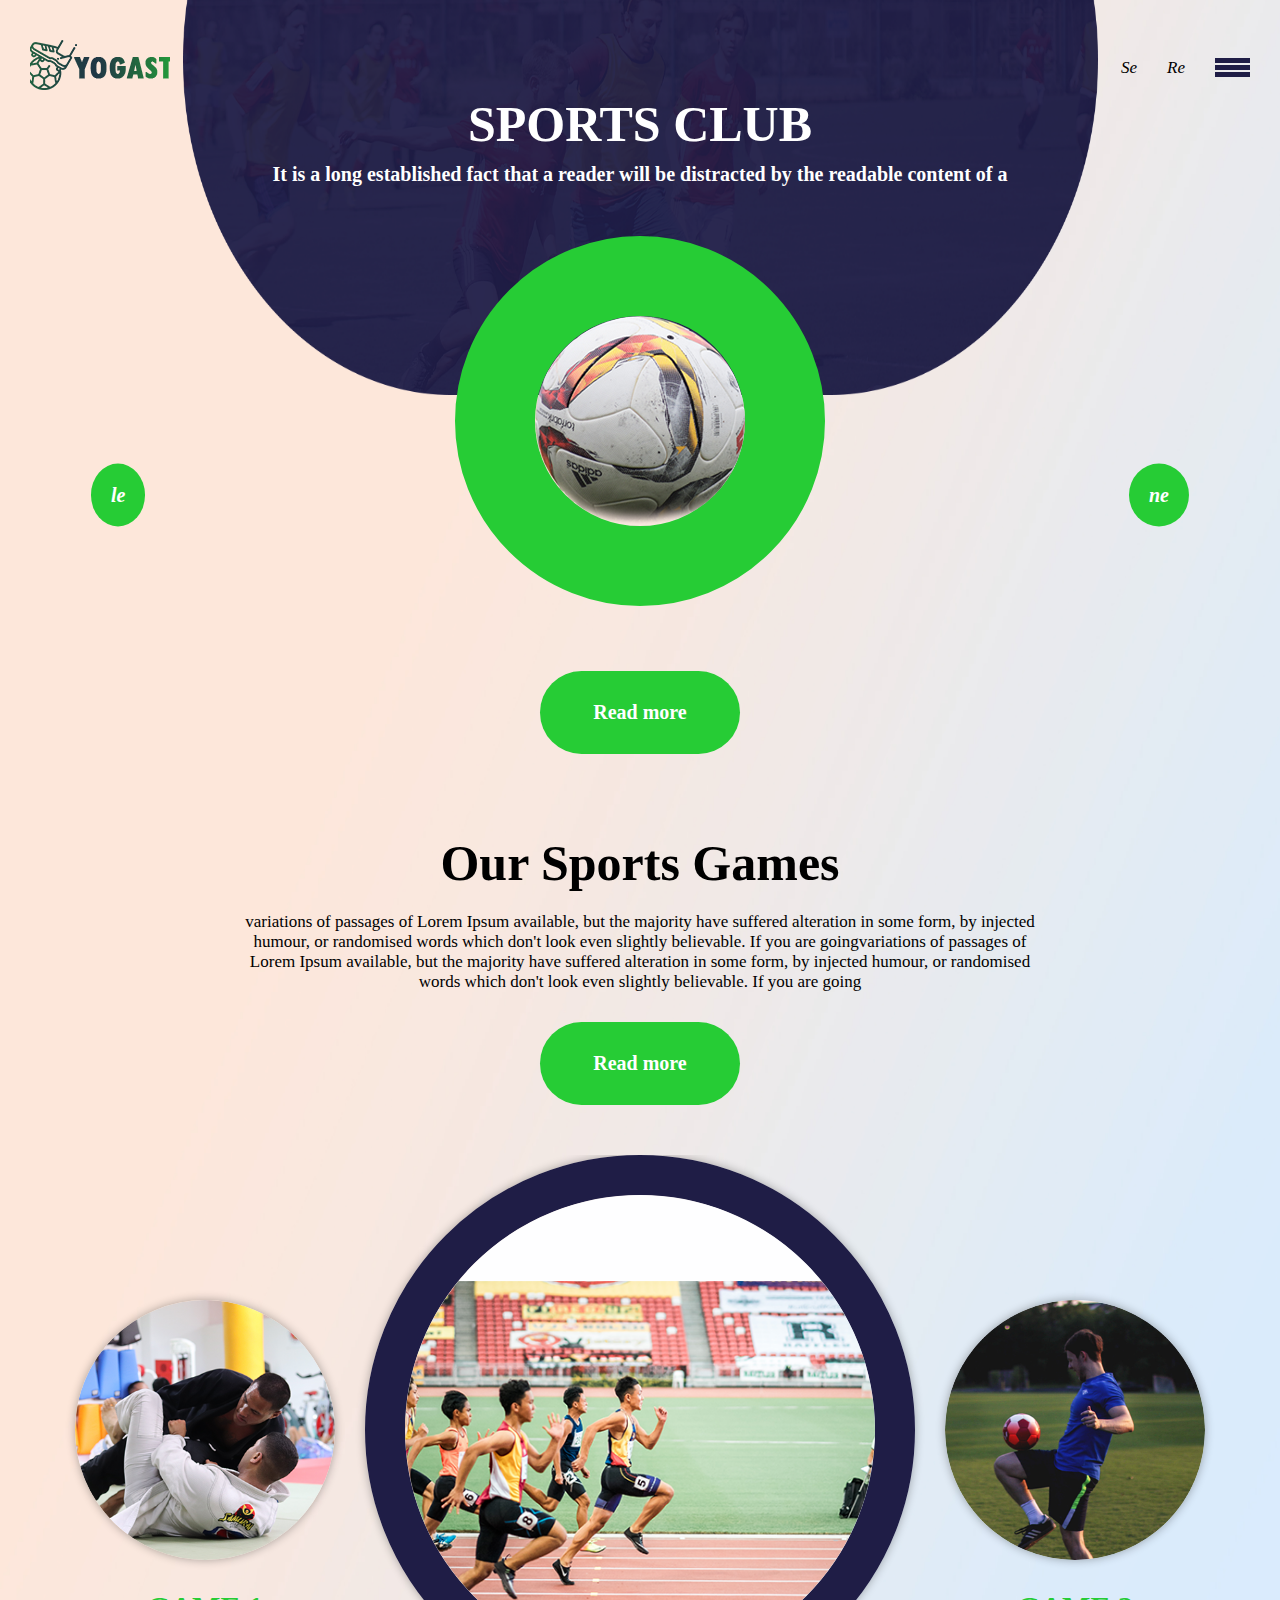
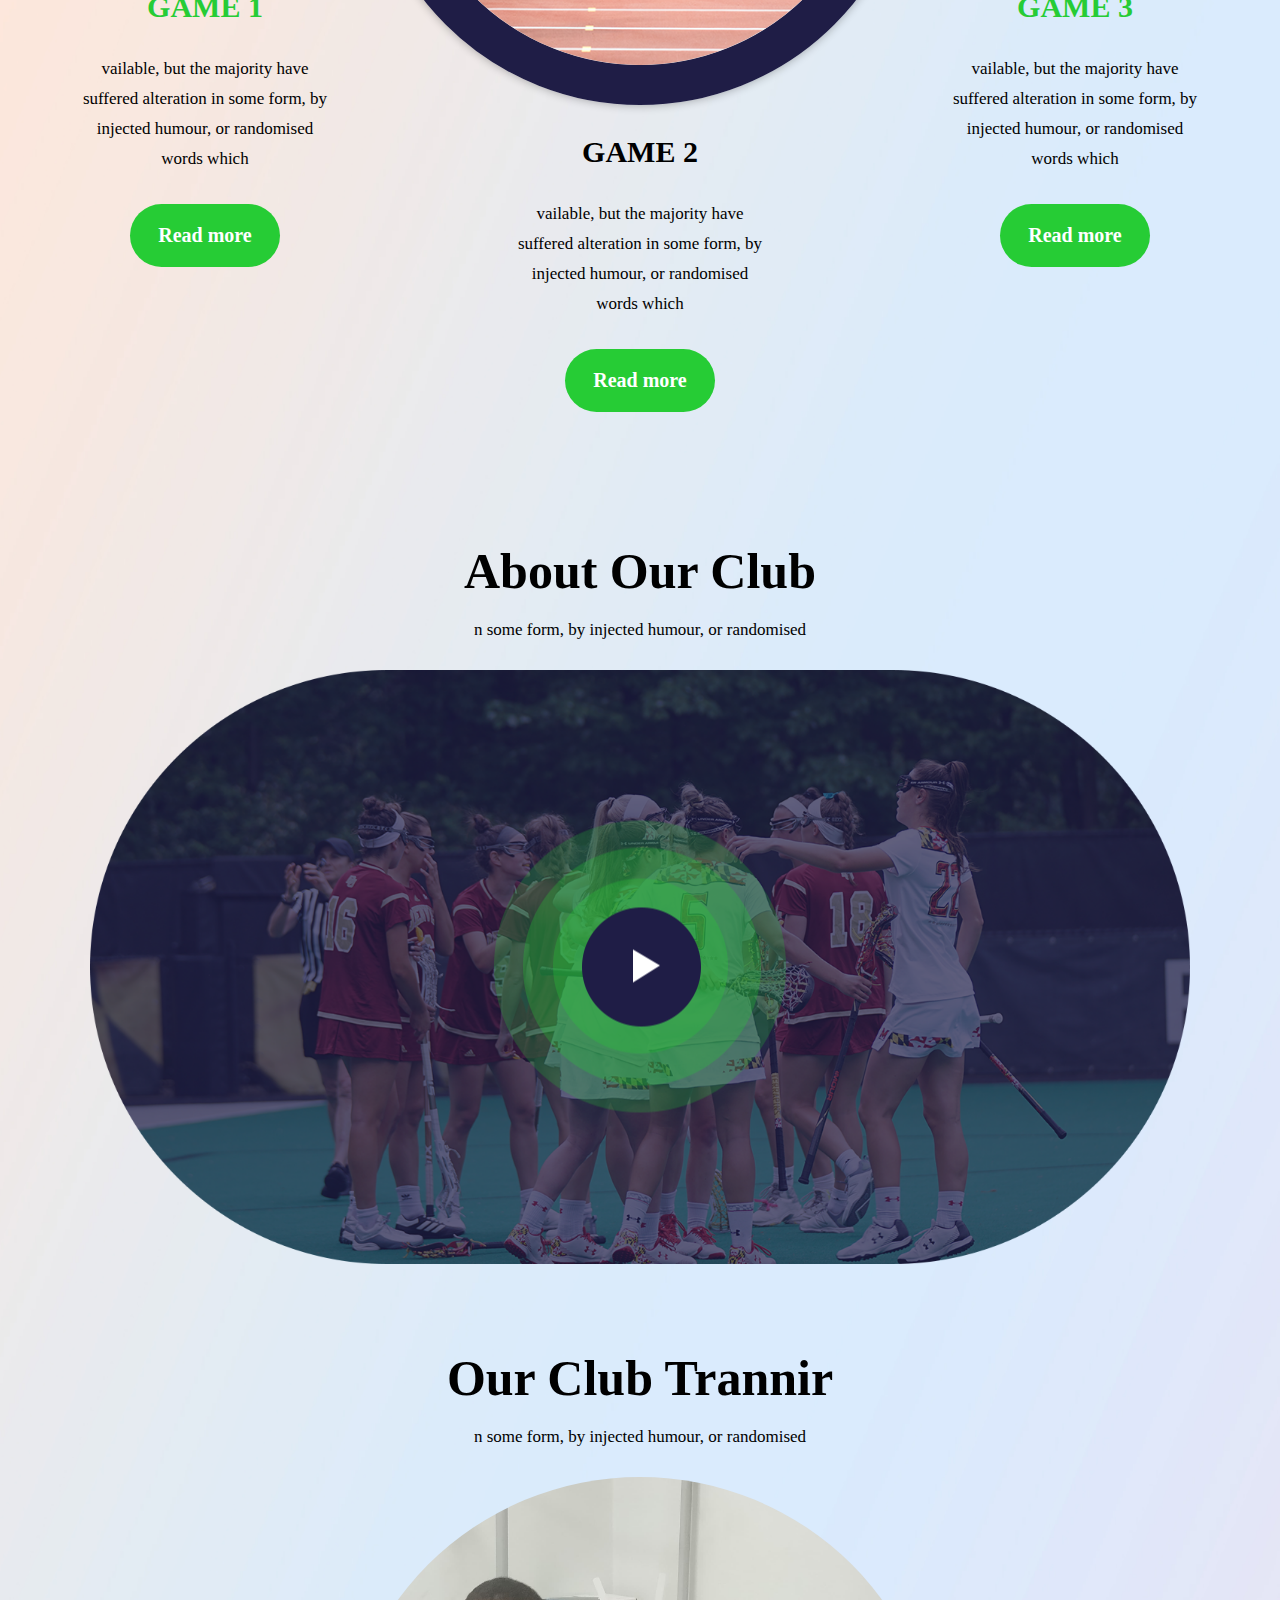
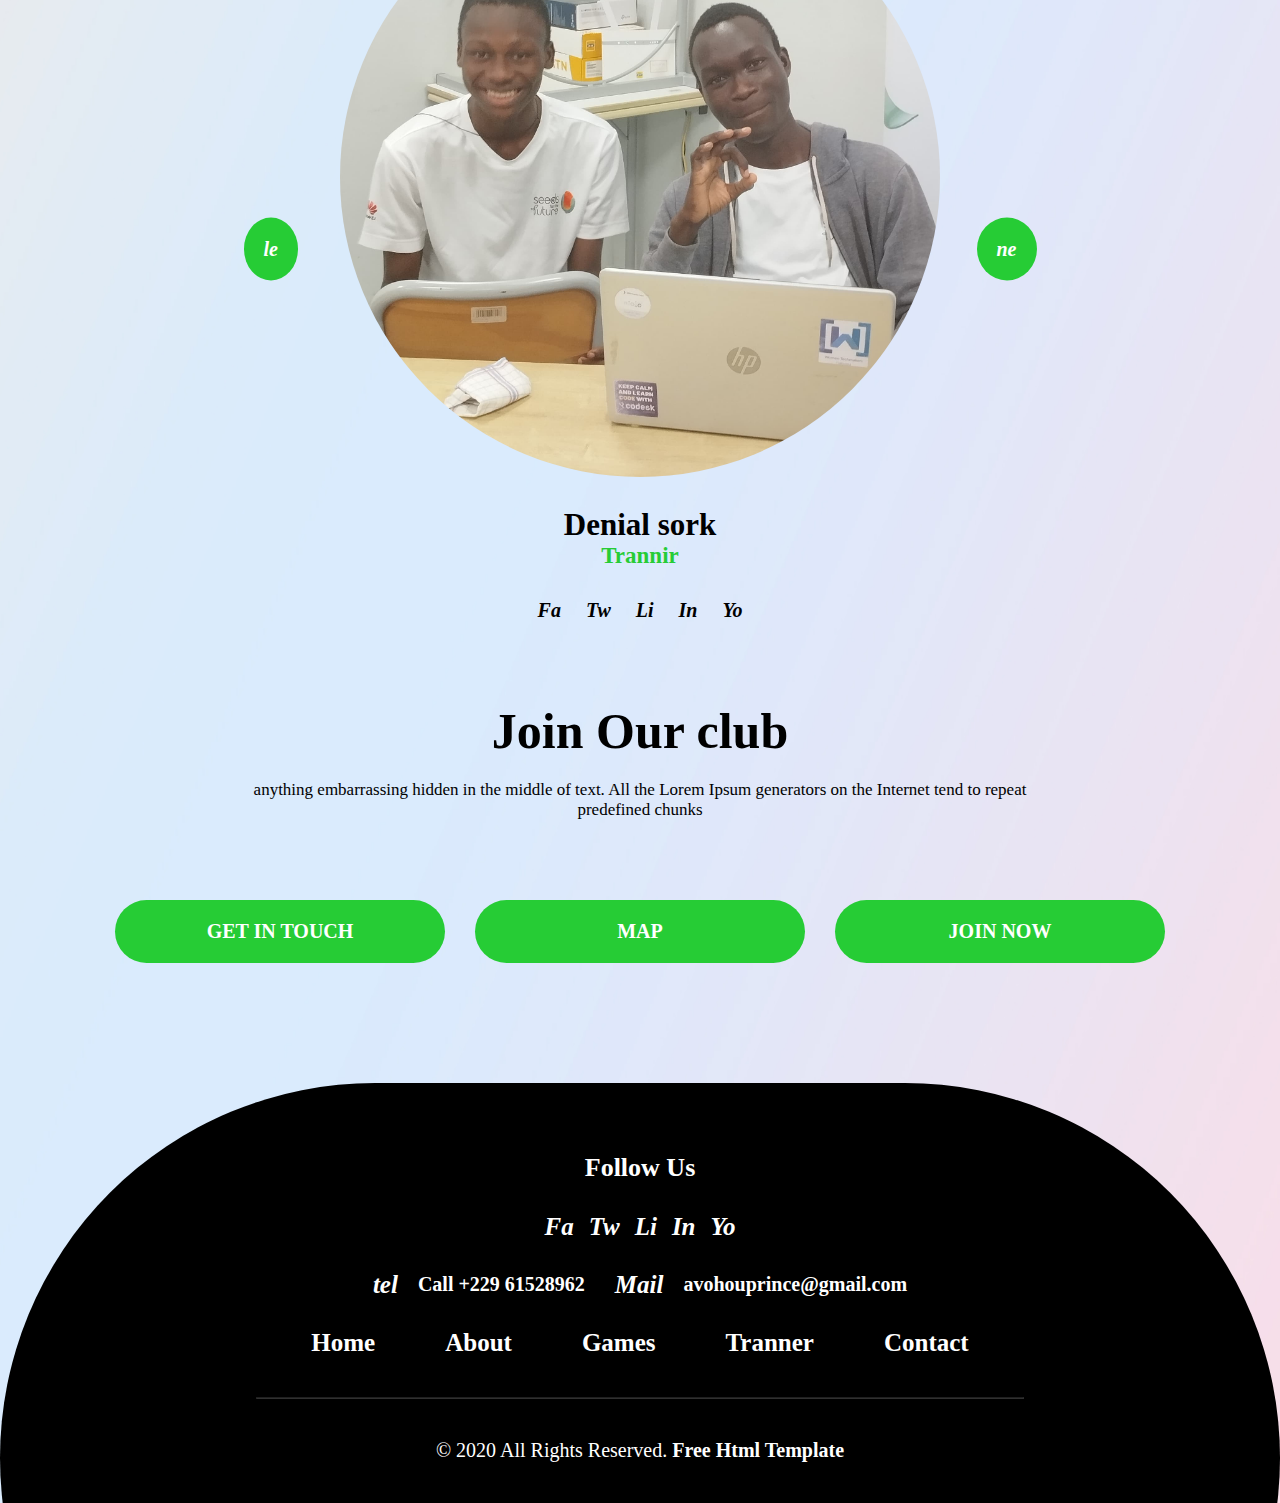
<file: index.html>
<!DOCTYPE html>
<html lang="en">
<head>
    <meta charset="UTF-8">
    <meta name="viewport" content="width=device-width, initial-scale=1.0">
    <title>Yogast</title>
    <link rel="stylesheet" href="./assets/css/style.css">
</head>
<body>
    <section id="acceuil">
        <header>
            <div>
                <a href="./index.html" class="logo">
                    <img src="./assets/images/logo.png" alt="Le logo de YOGAST">
                </a>
                <div>
                    <i>Se</i>
                    <i>Re</i>
                    <div id="menu-bar"></div>
                </div>
            </div>
            <div id="welcome-text">
                <h1>Sports Club</h1>
                <p>It is a long established fact that a reader will be distracted by the readable content of a</p>
                <img src="./assets/images/bbnner.png" alt="">
            </div>
            <nav>
                <div id="close-side-bar"></div>
                <ul>
                    <li><a href="./index.html" class="active">Home</a></li>
                    <li><a href="./about.html">About</a></li>
                    <li><a href="./game.html">Games</a></li>
                    <li><a href="./tranner.html">Tranner</a></li>
                    <li><a href="./contact.html">Contact</a></li>
                </ul>
            </nav>
        </header>
        <div class="caroussel">
            <a class="previous-button next-or-previous-btn" href="javascript:void(0)">
                <i>le</i>
            </a>
            <a class="next-button next-or-previous-btn" href="javascript:void(0)">
                <i>ne</i>
            </a>
            <div class="caroussel-items">
                <div class="caroussel-item">
                    <div class="foot-container">
                        <img src="./assets/images/foot.png" alt="">
                    </div>
                    <a href="javascript:void(0)" class="btn btn-padding-large">
                        Read more
                    </a>
                </div>
                <div class="caroussel-item">
                    <div class="foot-container">
                        <img src="./assets/images/img1.jpg" alt="">
                    </div>
                    <a href="javascript:void(0)" class="btn btn-padding-large">
                        Read more
                    </a>
                </div>
                <div class="caroussel-item">
                    <div class="foot-container">
                        <img src="./assets/images/img2.jpg" alt="">
                    </div>
                    <a href="javascript:void(0)" class="btn btn-padding-large">
                        Read more
                    </a>
                </div>
                <div class="caroussel-item">
                    <div class="foot-container">
                        <img src="./assets/images/img4.jpg" alt="">
                    </div>
                    <a href="javascript:void(0)" class="btn btn-padding-large">
                        Read more
                    </a>
                </div>
                <!-- <div class="caroussel-item">
                    <div class="foot-container">
                        <img src="./assets/images/foot.png" alt="">
                    </div>
                    <a href="javascript:void(0)">
                        Read more
                    </a>
                </div>
                <div class="caroussel-item">
                    <div class="foot-container">
                        <img src="./assets/images/foot.png" alt="">
                    </div>
                    <a href="javascript:void(0)">
                        Read more
                    </a>
                </div> -->
            </div>
        </div>
    </section>
    <section id="our-sports-games">
        <h1 class="section-title">Our Sports Games</h1>
        <p class="section-description">
            variations of passages of Lorem Ipsum available, 
            but the majority have suffered alteration in some form, 
            by injected humour, or randomised words which don't look 
            even slightly believable. If you are goingvariations 
            of passages of Lorem Ipsum available, but the majority 
            have suffered alteration in some form, by injected humour, 
            or randomised words which don't look even slightly believable. 
            If you are going
        </p>
        <a href="./game.html" class="btn btn-padding-large">
            Read more
        </a>
        <div id="games-presentation">
            <div class="game">
                <img src="./assets/images/sport1.png" alt="game 1" class="game-image">
                <h2>Game 1</h2>
                <p>
                    vailable, but the majority have suffered alteration 
                    in some form, by injected humour, or randomised words 
                    which
                </p>
                <a href="./game.html" class="btn">
                    Read more
                </a>
            </div>
            <div class="game">
                <img src="./assets/images/sport2.png" alt="game 2" class="game-image">
                <h2>Game 2</h2>
                <p>
                    vailable, but the majority have suffered alteration 
                    in some form, by injected humour, or randomised words 
                    which
                </p>
                <a href="./game.html" class="btn">
                    Read more
                </a>
            </div>
            <div class="game">
                <img src="./assets/images/sport3.png" alt="game 3" class="game-image">
                <h2>Game 3</h2>
                <p>
                    vailable, but the majority have suffered alteration 
                    in some form, by injected humour, or randomised words 
                    which
                </p>
                <a href="./game.html" class="btn">
                    Read more
                </a>
            </div>
        </div>
    </section>
    <section id="about-our-club">
        <h1 class="section-title">About Our Club</h1>
        <p class="section-description">n some form, by injected humour, or randomised</p>
        <div>
            <img src="./assets/images/about_img.png" alt="">
            <a href="javascript:void(0)">
                <img src="./assets/images/about_btn.png" alt="">
            </a>
        </div>
    </section>
    <section id="tranners-presentation">
        <h1 class="section-title">Our Club Trannir</h1>
        <p class="section-description">n some form, by injected humour, or randomised</p>
        <div class="caroussel">
            <a class="previous-button next-or-previous-btn" href="javascript:void(0)">
                <i>le</i>
            </a>
            <a class="next-button next-or-previous-btn" href="javascript:void(0)">
                <i>ne</i>
            </a>
            <div class="caroussel-items">
                <div class="caroussel-item one-tranner">
                    <img src="./assets/images/img1.jpg" alt="Tranner of Yogast">
                    <div class="tranner-informations">
                        <h3 class="tranner-name">Denial sork</h3>
                        <p>Trannir</p>
                    </div>
                    <div class="tranner-social-links">
                        <a href="javascript:void(0)">
                            <i>Fa</i>
                        </a>
                        <a href="javascript:void(0)">
                            <i>Tw</i>
                        </a>
                        <a href="javascript:void(0)">
                            <i>Li</i>
                        </a>
                        <a href="javascript:void(0)">
                            <i>In</i>
                        </a>
                        <a href="javascript:void(0)">
                            <i>Yo</i>
                        </a>
                    </div>
                </div>
                <div class="caroussel-item one-tranner">
                    <img src="./assets/images/clint.jpg" alt="Tranner of Yogast">
                    <div class="tranner-informations">
                        <h3 class="tranner-name">Denial sork</h3>
                        <p>Trannir</p>
                    </div>
                    <div class="tranner-social-links">
                        <a href="javascript:void(0)">
                            <i>Fa</i>
                        </a>
                        <a href="javascript:void(0)">
                            <i>Tw</i>
                        </a>
                        <a href="javascript:void(0)">
                            <i>Li</i>
                        </a>
                        <a href="javascript:void(0)">
                            <i>In</i>
                        </a>
                        <a href="javascript:void(0)">
                            <i>Yo</i>
                        </a>
                    </div>
                </div>
                <div class="caroussel-item one-tranner">
                    <img src="./assets/images/img2.jpg" alt="Tranner of Yogast">
                    <div class="tranner-informations">
                        <h3 class="tranner-name">Denial sork</h3>
                        <p>Trannir</p>
                    </div>
                    <div class="tranner-social-links">
                        <a href="javascript:void(0)">
                            <i>Fa</i>
                        </a>
                        <a href="javascript:void(0)">
                            <i>Tw</i>
                        </a>
                        <a href="javascript:void(0)">
                            <i>Li</i>
                        </a>
                        <a href="javascript:void(0)">
                            <i>In</i>
                        </a>
                        <a href="javascript:void(0)">
                            <i>Yo</i>
                        </a>
                    </div>
                </div>
                <div class="caroussel-item one-tranner">
                    <img src="./assets/images/img4.jpg" alt="Tranner of Yogast">
                    <div class="tranner-informations">
                        <h3 class="tranner-name">Denial sork</h3>
                        <p>Trannir</p>
                    </div>
                    <div class="tranner-social-links">
                        <a href="javascript:void(0)">
                            <i>Fa</i>
                        </a>
                        <a href="javascript:void(0)">
                            <i>Tw</i>
                        </a>
                        <a href="javascript:void(0)">
                            <i>Li</i>
                        </a>
                        <a href="javascript:void(0)">
                            <i>In</i>
                        </a>
                        <a href="javascript:void(0)">
                            <i>Yo</i>
                        </a>
                    </div>
                </div>
            </div>
        </div>
    </section>
    <section id="join-our-club">
        <h1 class="section-title">Join Our club</h1>
        <p class="section-description">
            anything embarrassing hidden in the middle of text. 
            All the Lorem Ipsum generators on the Internet tend 
            to repeat predefined chunks
        </p>
        <div class="join-links">
            <a href="javascript:void(0)" class="btn">
                Get in touch
            </a>
            <a href="javascript:void(0)" class="btn">
                Map
            </a>
            <a href="javascript:void(0)" class="btn">
                Join now  
            </a>
        </div>
    </section>
    <footer>
        <div id="footer">
            <h2>Follow us</h2>
            <div class="yogast-social-links">
                <a href="javascript:void(0)">
                    <i>Fa</i>
                </a>
                <a href="javascript:void(0)">
                    <i>Tw</i>
                </a>
                <a href="javascript:void(0)">
                    <i>Li</i>
                </a>
                <a href="javascript:void(0)">
                    <i>In</i>
                </a>
                <a href="javascript:void(0)">
                    <i>Yo</i>
                </a>
            </div>
            <div class="contact-credentials">
                <a href="tel:+22961528962">
                    <i>tel</i>
                    <span>
                        Call +229 61528962
                    </span>
                </a>
                <a href="mailto:avohouprince@gmail.com">
                    <i>Mail</i>
                    <span>
                        avohouprince@gmail.com
                    </span>
                </a>
            </div>
            <nav class="quick-links">
                <ul>
                    <li><a href="./index.html">Home</a></li>
                    <li><a href="./about.html">About</a></li>
                    <li><a href="./game.html">Games</a></li>
                    <li><a href="./tranner.html">Tranner</a></li>
                    <li><a href="./contact.html">Contact</a></li>
                </ul>
            </nav>
            <hr>
            <div class="copyrigth">
                © 2020 All Rights Reserved. <a href="https://html.design/">Free Html Template</a>
            </div>
        </div>
    </footer>
    <script src="./assets/js/script.js"></script>
</body>
</html>
</file>
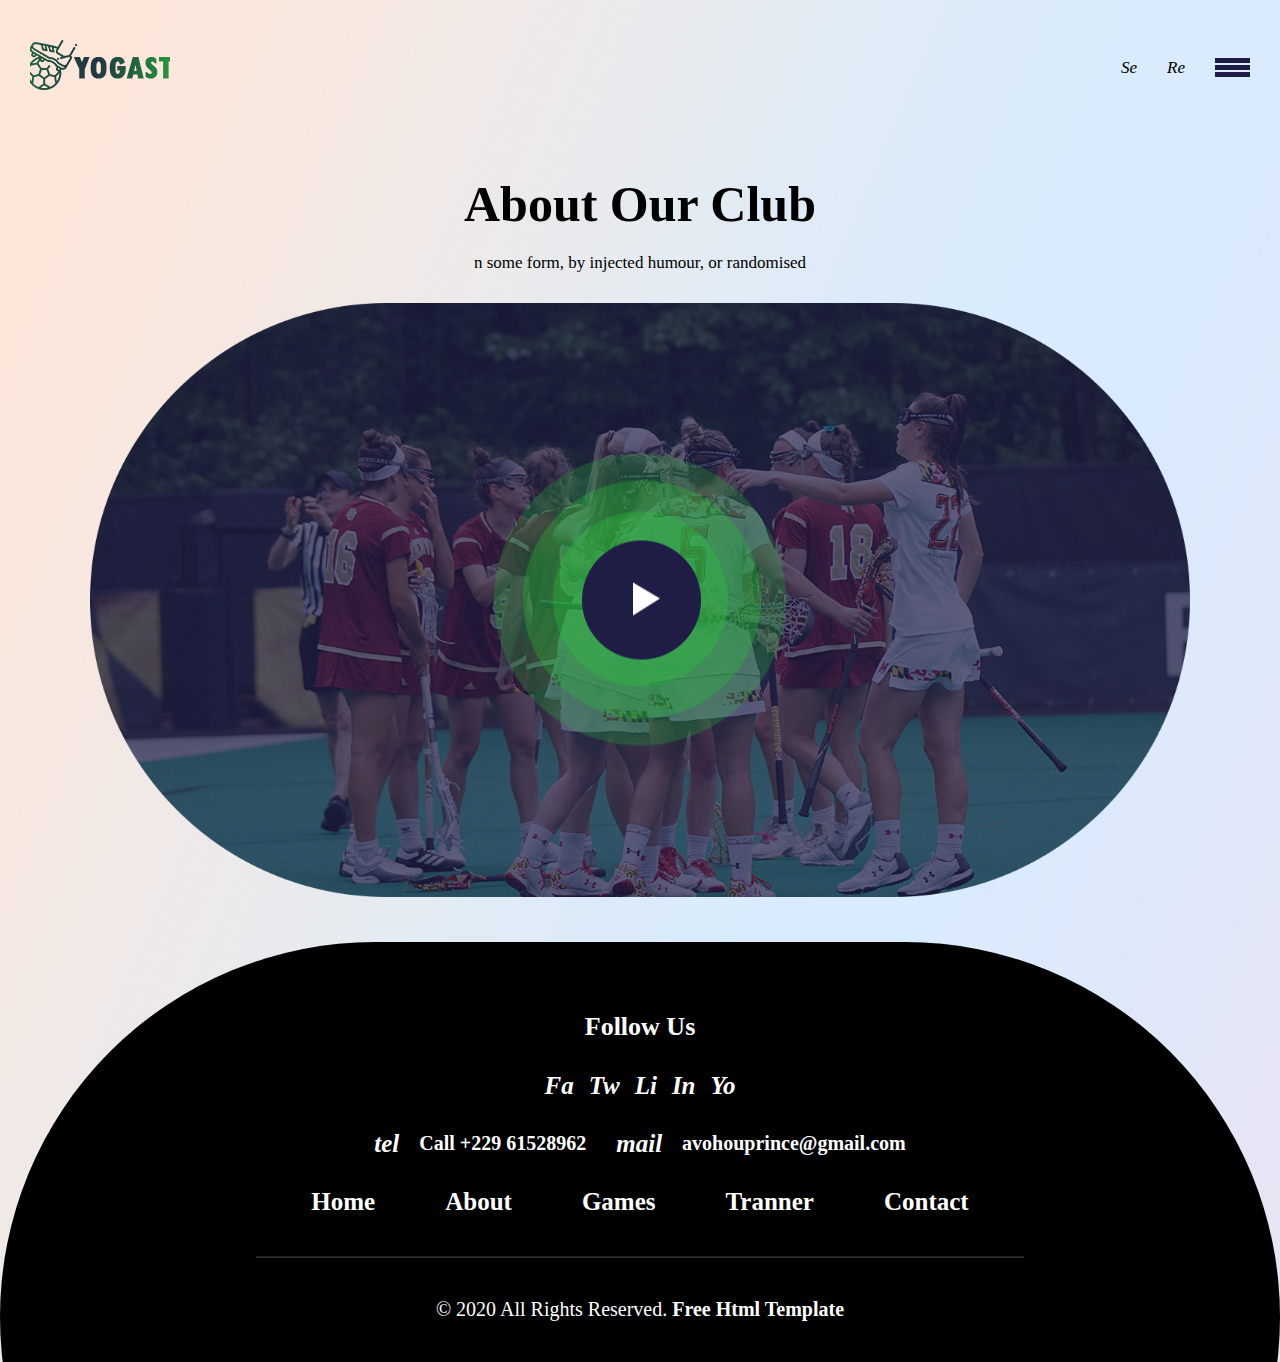
<file: about.html>
<!DOCTYPE html>
<html lang="en">
<head>
    <meta charset="UTF-8">
    <meta name="viewport" content="width=device-width, initial-scale=1.0">
    <title>About Yogast</title>
    <link rel="stylesheet" href="./assets/css/style.css">
</head>
<body>
    <section id="acceuil">
        <header>
            <div>
                <a href="./index.html" class="logo">
                    <img src="./assets/images/logo.png" alt="Le logo de YOGAST">
                </a>
                <div>
                    <i>Se</i>
                    <i>Re</i>
                    <div id="menu-bar"></div>
                </div>
            </div>
            <nav>
                <div id="close-side-bar"></div>
                <ul>
                    <li><a href="./index.html">Home</a></li>
                    <li><a href="./about.html" class="active">About</a></li>
                    <li><a href="./game.html">Games</a></li>
                    <li><a href="./tranner.html">Tranner</a></li>
                    <li><a href="./contact.html">Contact</a></li>
                </ul>
            </nav>
        </header>
    </section>
    <section id="about-our-club">
        <h1 class="section-title">About Our Club</h1>
        <p class="section-description">n some form, by injected humour, or randomised</p>
        <div>
            <img src="./assets/images/about_img.png" alt="">
            <a href="javascript:void(0)">
                <img src="./assets/images/about_btn.png" alt="">
            </a>
        </div>
    </section>
    <footer>
        <div id="footer">
            <h2>Follow us</h2>
            <div class="yogast-social-links">
                <a href="javascript:void(0)">
                    <i>Fa</i>
                </a>
                <a href="javascript:void(0)">
                    <i>Tw</i>
                </a>
                <a href="javascript:void(0)">
                    <i>Li</i>
                </a>
                <a href="javascript:void(0)">
                    <i>In</i>
                </a>
                <a href="javascript:void(0)">
                    <i>Yo</i>
                </a>
            </div>
            <div class="contact-credentials">
                <a href="tel:+22961528962">
                    <i>tel</i>
                    <span>
                        Call +229 61528962
                    </span>
                </a>
                <a href="mailto:avohouprince@gmail.com">
                    <i>mail</i>
                    <span>
                        avohouprince@gmail.com
                    </span>
                </a>
            </div>
            <nav class="quick-links">
                <ul>
                    <li><a href="./index.html">Home</a></li>
                    <li><a href="./about.html">About</a></li>
                    <li><a href="./game.html">Games</a></li>
                    <li><a href="./tranner.html">Tranner</a></li>
                    <li><a href="./contact.html">Contact</a></li>
                </ul>
            </nav>
            <hr>
            <div class="copyrigth">
                © 2020 All Rights Reserved. <a href="https://html.design/">Free Html Template</a>
            </div>
        </div>
    </footer>
    <script src="./assets/js/script.js"></script>
</body>
</html>
</file>
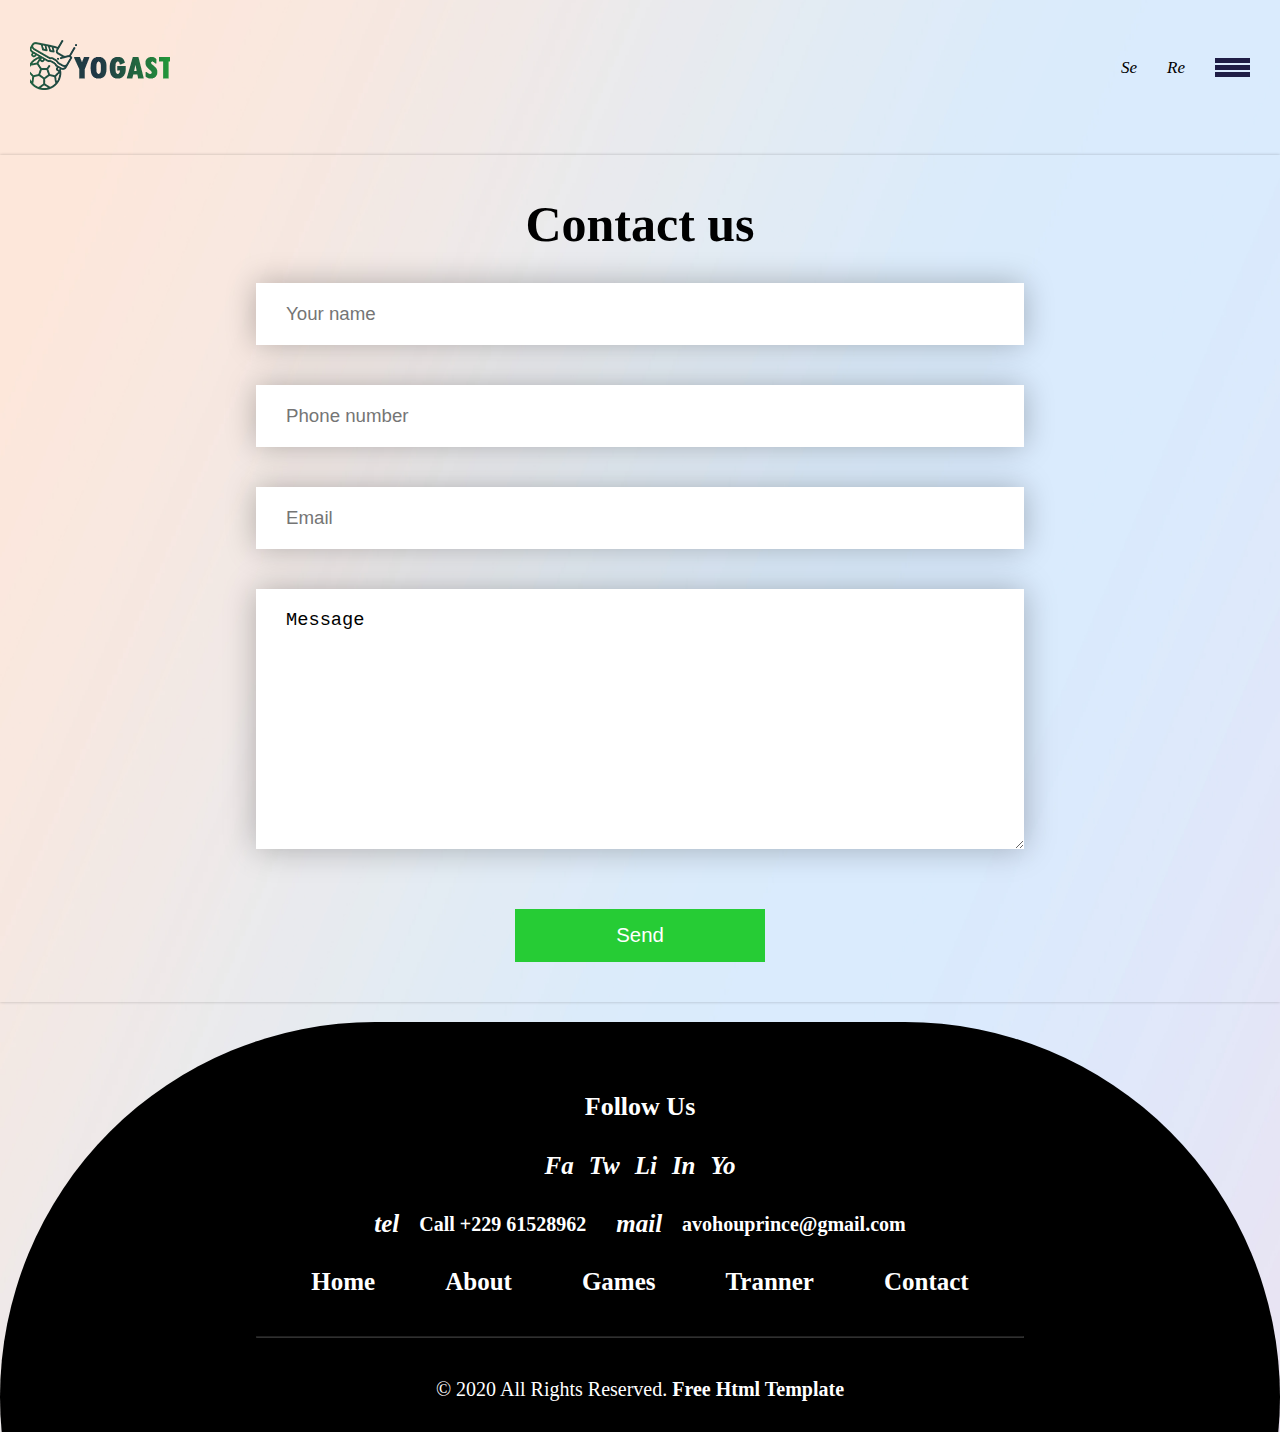
<file: contact.html>
<!DOCTYPE html>
<html lang="en">
<head>
    <meta charset="UTF-8">
    <meta name="viewport" content="width=device-width, initial-scale=1.0">
    <title>Contact us</title>
    <link rel="stylesheet" href="./assets/css/style.css">
</head>
<body>
    <section id="acceuil">
        <header>
            <div>
                <a href="./index.html" class="logo">
                    <img src="./assets/images/logo.png" alt="Le logo de YOGAST">
                </a>
                <div>
                    <i>Se</i>
                    <i>Re</i>
                    <div id="menu-bar"></div>
                </div>
            </div>
            <nav>
                <div id="close-side-bar"></div>
                <ul>
                    <li><a href="./index.html">Home</a></li>
                    <li><a href="./about.html">About</a></li>
                    <li><a href="./game.html">Games</a></li>
                    <li><a href="./tranner.html">Tranner</a></li>
                    <li><a href="./contact.html" class="active">Contact</a></li>
                </ul>
            </nav>
        </header>
    </section>
    <section id="contact-form">
        <form action="#">
            <h2 class="section-title">Contact us</h2>
            <div>
                <input type="text" name="name" placeholder="Your name">
                <input type="text" name="name" placeholder="Phone number">
                <input type="text" name="name" placeholder="Email">
                <textarea name="message"  cols="30" rows="10">Message</textarea>
            </div>
            <button type="submit">Send</button>
        </form>
    </section>
    <footer>
        <div id="footer">
            <h2>Follow us</h2>
            <div class="yogast-social-links">
                <a href="javascript:void(0)">
                    <i>Fa</i>
                </a>
                <a href="javascript:void(0)">
                    <i>Tw</i>
                </a>
                <a href="javascript:void(0)">
                    <i>Li</i>
                </a>
                <a href="javascript:void(0)">
                    <i>In</i>
                </a>
                <a href="javascript:void(0)">
                    <i>Yo</i>
                </a>
            </div>
            <div class="contact-credentials">
                <a href="tel:+22961528962">
                    <i>tel</i>
                    <span>
                        Call +229 61528962
                    </span>
                </a>
                <a href="mailto:avohouprince@gmail.com">
                    <i>mail</i>
                    <span>
                        avohouprince@gmail.com
                    </span>
                </a>
            </div>
            <nav class="quick-links">
                <ul>
                    <li><a href="./index.html">Home</a></li>
                    <li><a href="./about.html">About</a></li>
                    <li><a href="./game.html">Games</a></li>
                    <li><a href="./tranner.html">Tranner</a></li>
                    <li><a href="./contact.html">Contact</a></li>
                </ul>
            </nav>
            <hr>
            <div class="copyrigth">
                © 2020 All Rights Reserved. <a href="https://html.design/">Free Html Template</a>
            </div>
        </div>
    </footer>
    <script src="./assets/js/script.js"></script>
</body>
</html>
</file>
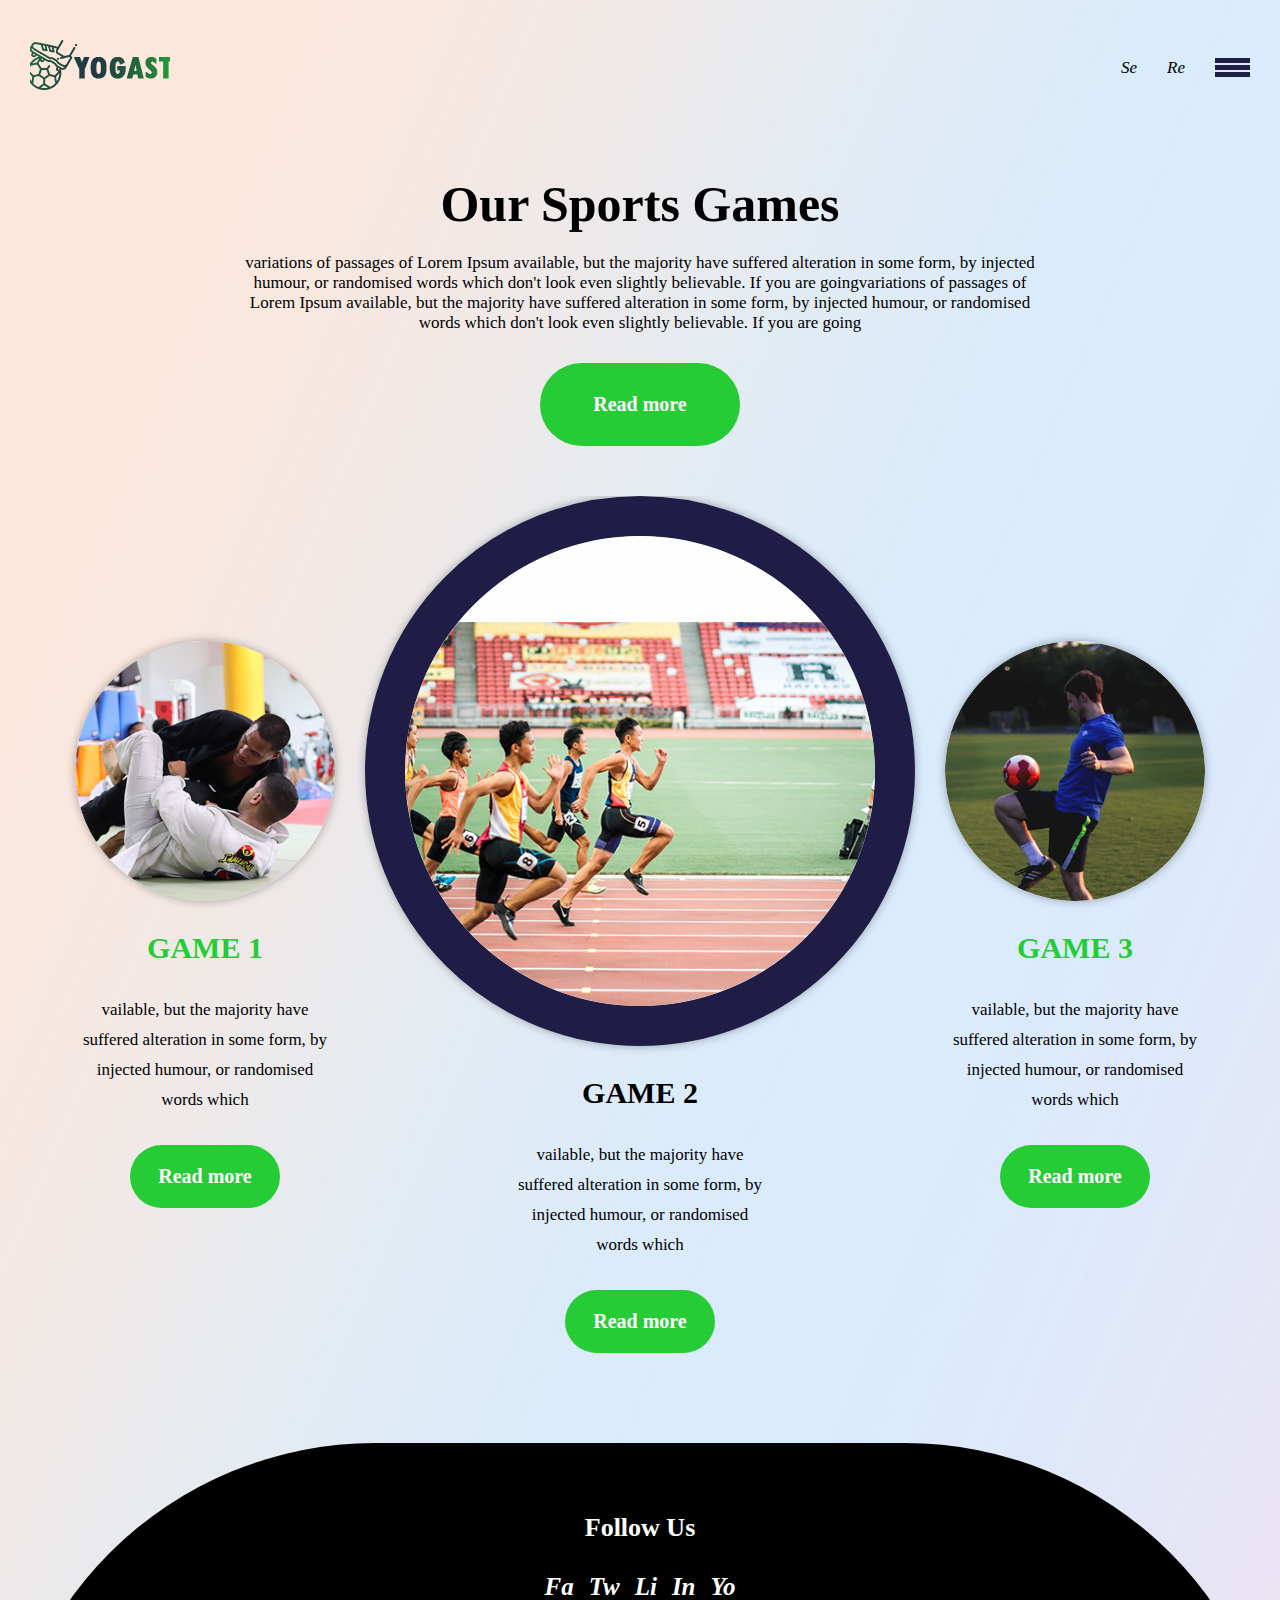
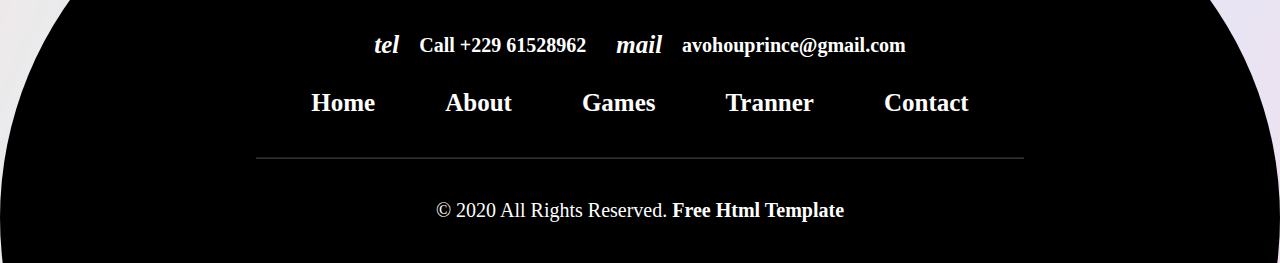
<file: game.html>
<!DOCTYPE html>
<html lang="en">
<head>
    <meta charset="UTF-8">
    <meta name="viewport" content="width=device-width, initial-scale=1.0">
    <title>Yogast's games</title>
    <link rel="stylesheet" href="./assets/css/style.css">
</head>
<body>
    <section id="acceuil">
        <header>
            <div>
                <a href="./index.html" class="logo">
                    <img src="./assets/images/logo.png" alt="Le logo de YOGAST">
                </a>
                <div>
                    <i>Se</i>
                    <i>Re</i>
                    <div id="menu-bar"></div>
                </div>
            </div>
            <nav>
                <div id="close-side-bar"></div>
                <ul>
                    <li><a href="./index.html">Home</a></li>
                    <li><a href="./about.html">About</a></li>
                    <li><a href="./game.html" class="active">Games</a></li>
                    <li><a href="./tranner.html">Tranner</a></li>
                    <li><a href="./contact.html">Contact</a></li>
                </ul>
            </nav>
        </header>
    </section>
    <section id="our-sports-games">
        <h1 class="section-title">Our Sports Games</h1>
        <p class="section-description">
            variations of passages of Lorem Ipsum available, 
            but the majority have suffered alteration in some form, 
            by injected humour, or randomised words which don't look 
            even slightly believable. If you are goingvariations 
            of passages of Lorem Ipsum available, but the majority 
            have suffered alteration in some form, by injected humour, 
            or randomised words which don't look even slightly believable. 
            If you are going
        </p>
        <a href="./game.html" class="btn btn-padding-large">
            Read more
        </a>
        <div id="games-presentation">
            <div class="game">
                <img src="./assets/images/sport1.png" alt="game 1" class="game-image">
                <h2>Game 1</h2>
                <p>
                    vailable, but the majority have suffered alteration 
                    in some form, by injected humour, or randomised words 
                    which
                </p>
                <a href="./game.html" class="btn">
                    Read more
                </a>
            </div>
            <div class="game">
                <img src="./assets/images/sport2.png" alt="game 2" class="game-image">
                <h2>Game 2</h2>
                <p>
                    vailable, but the majority have suffered alteration 
                    in some form, by injected humour, or randomised words 
                    which
                </p>
                <a href="./game.html" class="btn">
                    Read more
                </a>
            </div>
            <div class="game">
                <img src="./assets/images/sport3.png" alt="game 3" class="game-image">
                <h2>Game 3</h2>
                <p>
                    vailable, but the majority have suffered alteration 
                    in some form, by injected humour, or randomised words 
                    which
                </p>
                <a href="./game.html" class="btn">
                    Read more
                </a>
            </div>
        </div>
    </section>
    <footer>
        <div id="footer">
            <h2>Follow us</h2>
            <div class="yogast-social-links">
                <a href="javascript:void(0)">
                    <i>Fa</i>
                </a>
                <a href="javascript:void(0)">
                    <i>Tw</i>
                </a>
                <a href="javascript:void(0)">
                    <i>Li</i>
                </a>
                <a href="javascript:void(0)">
                    <i>In</i>
                </a>
                <a href="javascript:void(0)">
                    <i>Yo</i>
                </a>
            </div>
            <div class="contact-credentials">
                <a href="tel:+22961528962">
                    <i>tel</i>
                    <span>
                        Call +229 61528962
                    </span>
                </a>
                <a href="mailto:avohouprince@gmail.com">
                    <i>mail</i>
                    <span>
                        avohouprince@gmail.com
                    </span>
                </a>
            </div>
            <nav class="quick-links">
                <ul>
                    <li><a href="./index.html">Home</a></li>
                    <li><a href="./about.html">About</a></li>
                    <li><a href="./game.html">Games</a></li>
                    <li><a href="./tranner.html">Tranner</a></li>
                    <li><a href="./contact.html">Contact</a></li>
                </ul>
            </nav>
            <hr>
            <div class="copyrigth">
                © 2020 All Rights Reserved. <a href="https://html.design/">Free Html Template</a>
            </div>
        </div>
    </footer>
    <script src="./assets/js/script.js"></script>
</body>
</html>
</file>
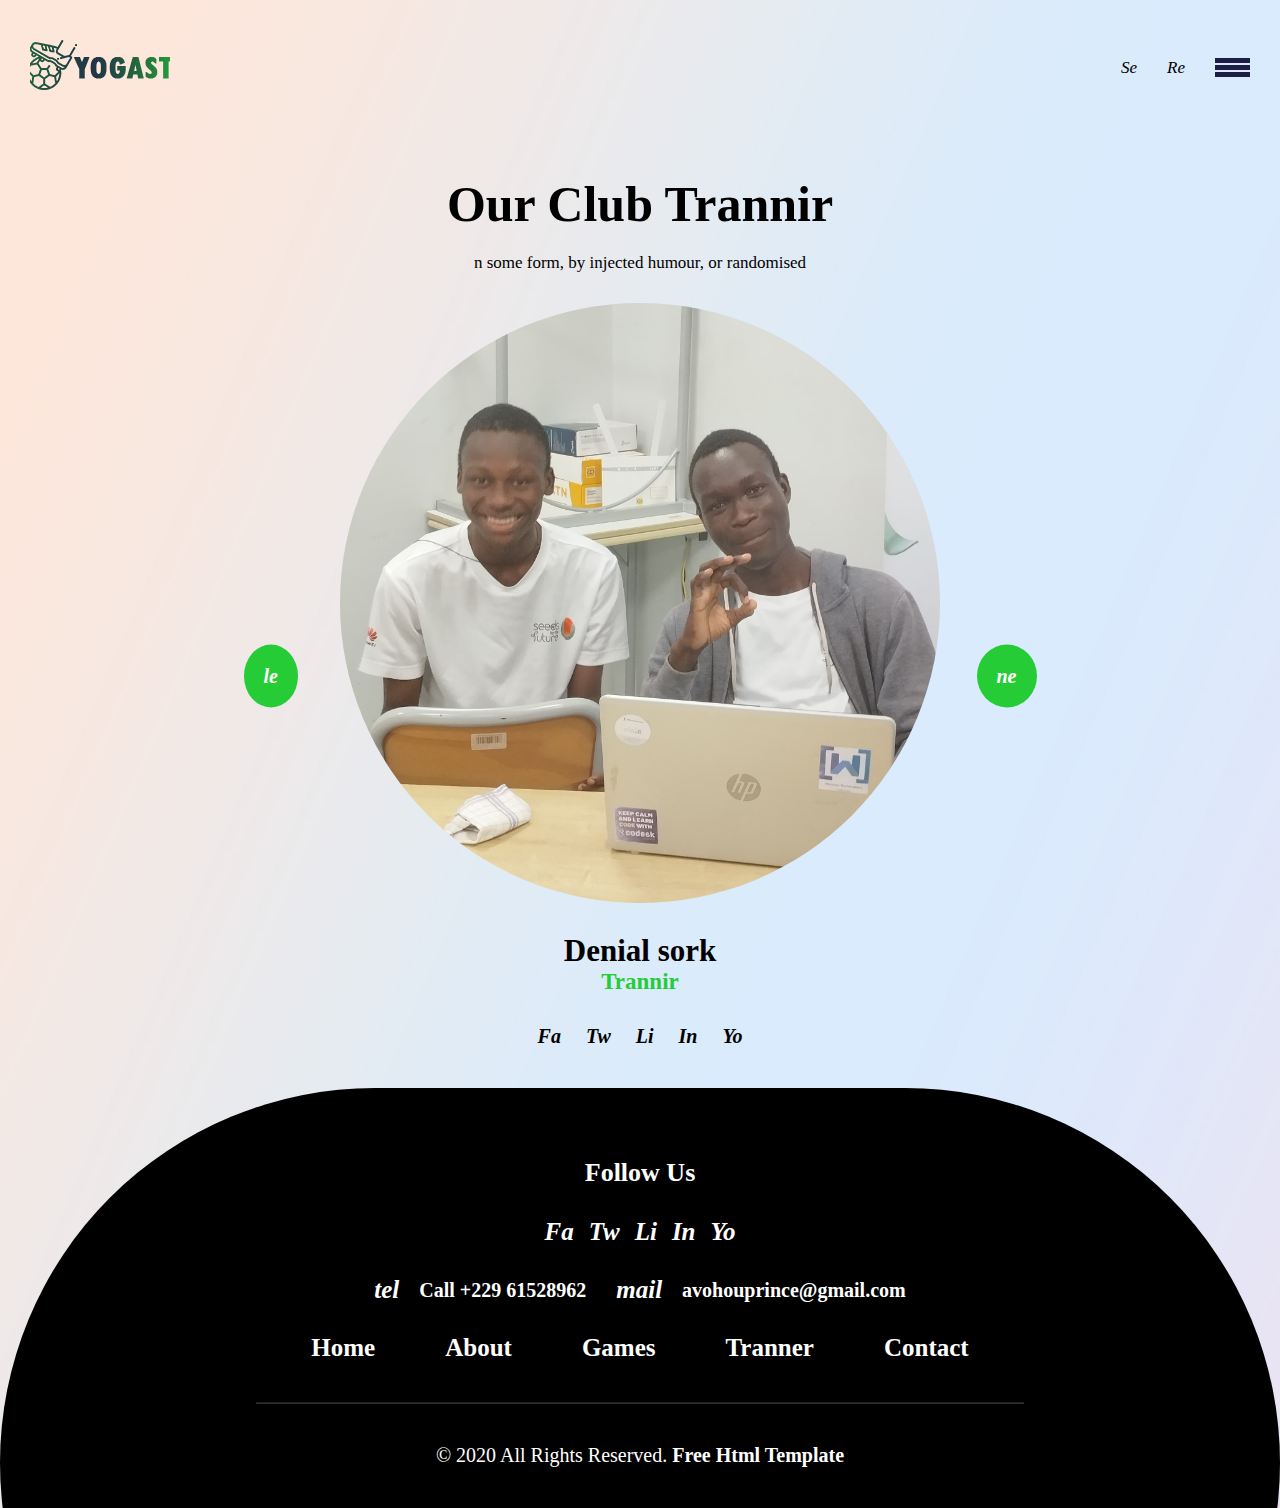
<file: tranner.html>
<!DOCTYPE html>
<html lang="en">
<head>
    <meta charset="UTF-8">
    <meta name="viewport" content="width=device-width, initial-scale=1.0">
    <title>Tranner</title>
    <link rel="stylesheet" href="./assets/css/style.css">
</head>
<body>
    <section id="acceuil">
        <header>
            <div>
                <a href="./index.html" class="logo">
                    <img src="./assets/images/logo.png" alt="Le logo de YOGAST">
                </a>
                <div>
                    <i>Se</i>
                    <i>Re</i>
                    <div id="menu-bar"></div>
                </div>
            </div>
            <nav>
                <div id="close-side-bar"></div>
                <ul>
                    <li><a href="./index.html">Home</a></li>
                    <li><a href="./about.html">About</a></li>
                    <li><a href="./game.html">Games</a></li>
                    <li><a href="./tranner.html" class="active">Tranner</a></li>
                    <li><a href="./contact.html">Contact</a></li>
                </ul>
            </nav>
        </header>
    </section>
    <section id="tranners-presentation">
        <h1 class="section-title">Our Club Trannir</h1>
        <p class="section-description">n some form, by injected humour, or randomised</p>
        <div class="caroussel">
            <a class="previous-button next-or-previous-btn" href="javascript:void(0)">
                <i>le</i>
            </a>
            <a class="next-button next-or-previous-btn" href="javascript:void(0)">
                <i>ne</i>
            </a>
            <div class="caroussel-items">
                <div class="caroussel-item one-tranner">
                    <img src="./assets/images/img1.jpg" alt="Tranner of Yogast">
                    <div class="tranner-informations">
                        <h3 class="tranner-name">Denial sork</h3>
                        <p>Trannir</p>
                    </div>
                    <div class="tranner-social-links">
                        <a href="javascript:void(0)">
                            <i>Fa</i>
                        </a>
                        <a href="javascript:void(0)">
                            <i>Tw</i>
                        </a>
                        <a href="javascript:void(0)">
                            <i>Li</i>
                        </a>
                        <a href="javascript:void(0)">
                            <i>In</i>
                        </a>
                        <a href="javascript:void(0)">
                            <i>Yo</i>
                        </a>
                    </div>
                </div>
                <div class="caroussel-item one-tranner">
                    <img src="./assets/images/clint.jpg" alt="Tranner of Yogast">
                    <div class="tranner-informations">
                        <h3 class="tranner-name">Denial sork</h3>
                        <p>Trannir</p>
                    </div>
                    <div class="tranner-social-links">
                        <a href="javascript:void(0)">
                            <i>Fa</i>
                        </a>
                        <a href="javascript:void(0)">
                            <i>Tw</i>
                        </a>
                        <a href="javascript:void(0)">
                            <i>Li</i>
                        </a>
                        <a href="javascript:void(0)">
                            <i>In</i>
                        </a>
                        <a href="javascript:void(0)">
                            <i>Yo</i>
                        </a>
                    </div>
                </div>
                <div class="caroussel-item one-tranner">
                    <img src="./assets/images/img2.jpg" alt="Tranner of Yogast">
                    <div class="tranner-informations">
                        <h3 class="tranner-name">Denial sork</h3>
                        <p>Trannir</p>
                    </div>
                    <div class="tranner-social-links">
                        <a href="javascript:void(0)">
                            <i>Fa</i>
                        </a>
                        <a href="javascript:void(0)">
                            <i>Tw</i>
                        </a>
                        <a href="javascript:void(0)">
                            <i>Li</i>
                        </a>
                        <a href="javascript:void(0)">
                            <i>In</i>
                        </a>
                        <a href="javascript:void(0)">
                            <i>Yo</i>
                        </a>
                    </div>
                </div>
            </div>
        </div>
    </section>
    <footer>
        <div id="footer">
            <h2>Follow us</h2>
            <div class="yogast-social-links">
                <a href="javascript:void(0)">
                    <i>Fa</i>
                </a>
                <a href="javascript:void(0)">
                    <i>Tw</i>
                </a>
                <a href="javascript:void(0)">
                    <i>Li</i>
                </a>
                <a href="javascript:void(0)">
                    <i>In</i>
                </a>
                <a href="javascript:void(0)">
                    <i>Yo</i>
                </a>
            </div>
            <div class="contact-credentials">
                <a href="tel:+22961528962">
                    <i>tel</i>
                    <span>
                        Call +229 61528962
                    </span>
                </a>
                <a href="mailto:avohouprince@gmail.com">
                    <i>mail</i>
                    <span>
                        avohouprince@gmail.com
                    </span>
                </a>
            </div>
            <nav class="quick-links">
                <ul>
                    <li><a href="./index.html">Home</a></li>
                    <li><a href="./about.html">About</a></li>
                    <li><a href="./game.html">Games</a></li>
                    <li><a href="./tranner.html">Tranner</a></li>
                    <li><a href="./contact.html">Contact</a></li>
                </ul>
            </nav>
            <hr>
            <div class="copyrigth">
                © 2020 All Rights Reserved. <a href="https://html.design/">Free Html Template</a>
            </div>
        </div>
    </footer>
    <script src="./assets/js/script.js"></script>
</body>
</html>
</file>
<file: assets/css/style.css>
*{
    padding: 0;
    margin: 0;
    box-sizing: border-box;
}
body{
    overflow-x: hidden;
    background-image: url(../images/bg-body.jpg);
    background-size: cover;
    background-position: center;
    background-repeat: no-repeat;
}
a{
    display: inline-block;
    text-align: center;
    text-decoration: none;
    color: #fff;
    font-size: 20px;
    font-weight: bold;
}
.btn{
    padding: 20px;
    background-color: #26CC35;
    border-radius: 50px;
    min-width: 150px;
}
.btn-padding-large{
    min-width: 200px;
    padding-block: 30px;
}
.btn:hover{
    background-color: #1f1d46;
    transition: all ease-in 0.5s;
}
.caroussel{
    position: relative;
    margin-top: 50px;
}
.caroussel .next-or-previous-btn{
    padding: 20px;
    border-radius: 50%;
    position: absolute;
    top: 50%;
    background-color: #26CC35;
    transform: translateY(-50%);
    z-index: 5;
}
.caroussel .next-or-previous-btn:hover{
    background-color: #1f1d46;
    transition: all ease-in 0.5s;
} 
.caroussel .previous-button{
    left: 0;
}
.caroussel .next-button{
    right: 0;
}
.caroussel .caroussel-items{
    display: flex;
    align-items: center;
    justify-content: center;
    gap: 100%;
}
.caroussel .caroussel-items .caroussel-item{
    display: none !important;
    transition: 5s;
}
.caroussel .caroussel-items .caroussel-item.active{
    display: flex !important;
    transition: 5s;
}
section{
    padding-block: 40px;
    text-align: center;
    font-size: 17px;
    padding-inline: 30px;
}
nav ul{
    list-style: none;
    display: flex;
    align-items: center;
    gap: 70px;
}
nav ul li a{
    color: #fff;
    transition: 0.5s ease;
    font-weight: bold;
    font-size: 25px;
}
nav ul li a.active{
    color: #26CC35;
}
nav ul li a:hover{
    color: #26CC35;
}
section .section-title{
    font-size: 50px;
}
section .section-description{
    margin-top: 20px;
    margin-bottom: 30px;
    max-width: 65%;
    margin-inline: auto;
    text-align: center;
}
header > div:first-child{
    display: flex;
    align-items: center;
    justify-content: space-between;
}
header > div:first-child > div{
    display: flex;
    align-items: center;
    gap: 30px;
}
header .logo img{
    width: 140px;
    height: 50px;
    object-fit: cover;
}
header #menu-bar{
    width: 35px;
    height: 5px;
    background-color: #1f1d46;
    position: relative;
    cursor: pointer;
}
header #menu-bar::before{
    position: absolute;
    content: "";
    width: 100%;
    height: 100%;
    top: -7px;
    left: 0;
    background-color: #1f1d46;
}
header #menu-bar::after{
    position: absolute;
    content: "";
    width: 100%;
    height: 100%;
    bottom: -7px;
    left: 0;
    background-color: #1f1d46;
}
header h1{
    font-size: 50px;
    text-transform: uppercase;
    text-align: center;
}
header #welcome-text{
    position: relative;
    width: 75%;
    margin: auto;
    color: #fff;
}
header #welcome-text p{
    font-weight: bold;
    margin-top: 10px;
    font-size: 20px;
    text-align: center;
}
header #welcome-text img{
    width: 100%;
    height: 400px;
    position: absolute;
    top: -100px;
    left: 0;
    right: 0;
    z-index: -1;
}
header nav{
    position: fixed;
    padding: 30px;
    top: 0;
    left: -100%;
    bottom: 0;
    background-color: #1f1d46;
    width: 250px;
    box-shadow: 0 0 30px #1f1d46;
    z-index: 10;
    transition: left 2s;
}
header nav ul{
    align-items: flex-start;
    flex-direction: column;
    gap: 30px;
}
header nav ul a{
    font-weight: normal;
}
header nav #close-side-bar{
    height: 30px;
    width: 40px;
    margin-left: auto;
    margin-bottom: 30px;
    position: relative;
    cursor: pointer;
}
header nav #close-side-bar::before{
    position: absolute;
    content: "";
    top: 0;
    left: 0;
    width: 20px;
    transform: rotate(45deg);
    height: 5px;
    background-color: #fff;
}
header nav #close-side-bar::after{
    position: absolute;
    content: "";
    top: 0;
    left: 0;
    width: 20px;
    transform: rotate(-45deg);
    height: 5px;
    background-color: #fff;
}
header nav.open{
    left: 0;
    transition: left 1s;
    /* animation: animation_of_sidebar 5s ease-in forwards; */
}
#acceuil .caroussel{
    width: 90%;
    margin-inline: auto;
}
#acceuil .caroussel .caroussel-items .caroussel-item{
    display: flex;
    align-items: center;
    justify-content: center;
    gap: 60px;
    flex-direction: column;
}
#acceuil .caroussel .caroussel-items .caroussel-item img{
    border: 80px solid #26CC35;
    border-radius: 50%;
    width: 370px;
    height: 370px;
    object-fit: cover;
}
#our-sports-games #games-presentation{
    display: flex;
    align-items: center;
    justify-content: center;
    gap: 30px;
    /* width: 60%; */
    margin-inline: auto;
    margin-block: 50px;
    overflow: hidden;
}
#our-sports-games #games-presentation .game{
    display: flex;
    align-items: center;
    justify-content: center;
    flex-direction: column;
    gap: 30px;
}
#our-sports-games #games-presentation .game img{
    border-radius: 50%;
    box-shadow: 0 0 10px #00000051;
}
#our-sports-games #games-presentation .game:nth-child(odd) img{
    width: 260px;
    height: 260px;
    object-fit: cover;
}
#our-sports-games #games-presentation .game:nth-child(even) img{
    border: 40px solid #1f1d46;
    width: 550px;
    height: 550px;
    object-fit: cover;
}
#our-sports-games #games-presentation .game h2{
    font-size: 30px;
    text-transform: uppercase;
}
#our-sports-games #games-presentation .game:nth-child(odd) h2{
    color: #26cc35;
}
#our-sports-games #games-presentation .game p{
    line-height: 30px;
    text-align: center;
    max-width: 250px;
}
#about-our-club > div{
    position: relative;
    width: 100%;
    margin: auto;
}
#about-our-club > div > img{
    width: 100%;
    max-width: 1100px;
}
#about-our-club > div a{
    position: absolute;
    top: 50%;
    left: 50%;
    transform: translate(-50%,-50%);
}
#tranners-presentation .caroussel{
    width: 65%;
    margin: auto;
}
#tranners-presentation .one-tranner{
    display: flex;
    align-items: center;
    justify-content: center;
    flex-direction: column;
    gap: 30px;
}
#tranners-presentation .one-tranner img{
    border-radius: 50%;
    width: 600px;
    height: 600px;
    object-fit: cover;
}
#tranners-presentation .one-tranner .tranner-informations .tranner-name{
    font-size: 31px;
}
#tranners-presentation .one-tranner .tranner-informations p{
    font-size: 23px;
    color: #26cc35;
    font-weight: bold;
}
#tranners-presentation .one-tranner .tranner-social-links{
    display: flex;
    align-items: center;
    gap: 25px;
}
#tranners-presentation .one-tranner .tranner-social-links a{
    color: #000;
    font-weight: bold;
}
#join-our-club .join-links{
    display: flex;
    align-items: center;
    gap: 30px;
    justify-content: center;
    margin-block: 80px;
}
#join-our-club .join-links a{
    min-width: 330px;
    text-transform: uppercase;
}
footer{
    max-height: 420px;
    overflow: hidden;
}
#footer{
    color: #fff;
    background-color: #000;
    border-radius: 1000px;
    padding-top: 70px;
    min-height: 750px;
    display: flex;
    align-items: center;
    flex-direction: column;
    /* transform: translateY(50%); */
    gap: 30px;
}
#footer h2{
    font-size: 26px;
    text-transform: capitalize;
}
#footer .yogast-social-links{
    display: flex;
    gap: 15px;
    justify-content: center;
    align-items: center;
}
#footer .yogast-social-links a{
    font-size: 25px;
}
#footer .contact-credentials{
    display: flex;
    gap: 30px;
}
#footer .contact-credentials a{
    display: flex;
    gap: 20px;
    align-items: center;
}
#footer .contact-credentials a i{
    font-size: 25px;
}
#footer hr{
    width: 60%;
    opacity: 0.2;
    margin-block: 10px;
}
#footer .copyrigth{
    font-size: 20px;
}


#contact-form{
    box-shadow: 0 0 3px #0000003c;
    margin-block: 20px;
    padding-inline: 20%;
}
#contact-form form div{
    margin-block: 30px;
    display: flex;
    align-items: center;
    justify-content: center;
    gap: 10px;
    flex-wrap: wrap;
}
#contact-form input,#contact-form textarea{
    padding: 20px 30px;
    border: none;
    outline: none;
    box-shadow: 0 0 30px #00000044;
    min-width: 450px;
    flex: 1;
    margin-bottom: 30px;
    font-size: 1.1em;
}
#contact-form input:first-child,#contact-form textarea{
    min-width: 100%;
}
#contact-form button{
    display: block;
    margin-inline: auto;
    padding-block: 15px;
    font-size: 1.2em;
    width: 250px;
    text-align: center;
    background-color: #26CC35;
    color: #fff;
    outline: none;
    border: none;
    cursor: pointer;
}






@keyframes animation_of_sidebar {
    0%{
        left: -100%;
    }
    100%{
        left: 0;
    }
}




@media all and (max-width : 1170px) {
    #our-sports-games #games-presentation .game:nth-child(odd) img{
        width: 220px;
        height: 220px;
        object-fit: cover;
    }
    #our-sports-games #games-presentation .game:nth-child(even) img{
        width: 500px;
        height: 500px;
        object-fit: cover;
    }
    #footer nav ul{
        gap: 20px;
    }
    #footer nav ul li a{
        font-size: 15px;
    }


    #contact-form{
        padding-inline: 10%;
    }
    #contact-form input,#contact-form textarea{
        min-width: 400px;
    }
}
@media all and (max-width : 850px){
    header #welcome-text{
        width: 60%;
    }
    #our-sports-games #games-presentation .game:nth-child(odd) img{
        width: 150px;
        height: 150px;
        object-fit: cover;
    }
    #our-sports-games #games-presentation .game:nth-child(even) img{
        width: 400px;
        height: 400px;
        object-fit: cover;
    }
    #tranners-presentation .caroussel{
        width: 100%;
    }
    #join-our-club .join-links a{
        min-width: 250px;
    }
    #footer{
        border-radius: 300px;
    }
    #acceuil .caroussel .caroussel-items .caroussel-item img{
        border: 30px solid #26CC35;
    }
}
@media all and (max-width : 800px){
    section{
        padding-inline: 10px;
    }
    section .section-description{
        max-width: 80%;
    }
    #our-sports-games #games-presentation .game:nth-child(odd) img{
        width: 170px;
        height: 170px;
        object-fit: cover;
    }
    #our-sports-games #games-presentation .game:nth-child(even) img{
        width: 290px;
        height: 290px;
        object-fit: cover;
    }
    #our-sports-games #games-presentation{
        gap: 20px;
    }
    #join-our-club .join-links a{
        min-width: 200px;
    }
    #footer{
        border-radius: 250px;
    }
    #acceuil .caroussel .caroussel-items .caroussel-item img{
        width: 250px;
        height: 250px;
        object-fit: cover;
    }
    header #welcome-text{
        width: 100%;
        position: static;
    }
    header #welcome-text h1{
        font-size: 37px;
    }
    header #welcome-text{
        padding-block: 40px;
    }
    header #welcome-text img{
        top: 0;
        width: 60%;
        left: 20%;
        /* right: 18%; */
        /* position: ; */
        /* transform: translate(0%,0); */
    }
    header #welcome-text p{
        width: 60%;
        margin-inline: auto;
        margin-top: 30px;
    }
}
@media all and (max-width : 750px){
    #our-sports-games #games-presentation .game p{
        max-width: none;
    }
    #our-sports-games #games-presentation img{
        width: 400px !important;
        height: 400px !important;
        object-fit: cover;
    }
    #our-sports-games #games-presentation .game:nth-child(even) img{
        border: 10px solid #1f1d46;
    }
    section .section-description{
        max-width: none;
        font-size: 20px;
    }
    #about-our-club > div > a > img{
        width: 100px;
        height: 100px;
        object-fit: cover;
    }
    #tranners-presentation .one-tranner img{
        width: 370px;
        height: 370px;
        object-fit: cover;
    }
    footer{
        max-height: none;
    }
    #footer{
        border-radius: 0;
        min-height: 0;
        padding-bottom: 30px;
    }
    #footer nav{
        margin-block: 20px;
    }
    #join-our-club .join-links{
        flex-direction: column;
    }
    #join-our-club .join-links a{
        width: 100%;
        max-width: 350px;
    }
    #footer > div.contact-credentials{
        width: calc(100% - 30px);
        flex-direction: column;
        align-items: flex-start;
        margin-inline: auto;
    }
}
@media all and (max-width : 600px){
    section .section-title{
        font-size: 40px;
    }
    section .section-description{
        text-align: center;
    }
    header #welcome-text{
        margin-top: 30px;
        position: relative;
        width: 90%;
        background-image: url(../images/bbnner.png);
        background-position: center;
        padding: 20px;
        padding-bottom: 100px;
        height: fit-content;
        margin-bottom: -25%;
    }
    header #welcome-text img{
        width: 100%;
        height: 100%;
        display: none;
        top: 0;
        left: 0;
    }
    #our-sports-games #games-presentation{
        flex-wrap: wrap;
    }
    #our-sports-games #games-presentation img{
        width: 100% !important;
        height: 100% !important;
        max-width: 400px !important;
        max-height: 400px !important;
        object-fit: cover;
    }
    footer .copyrigth{
        padding-inline: 20px;
        font-size: 15px !important;
    }
    footer .copyrigth a{
        font-size: 15px !important;
    }
    header #welcome-text p{
        width: 100%;
    }
    #contact-form{
        padding-inline: 20px;
    }
    #contact-form input,#contact-form textarea{
        min-width: 350px;
    }
}
@media all and (max-width:400px){
    #tranners-presentation .one-tranner img{
        width: 320px;
        height: 320px;
        object-fit: cover;
    }
    #contact-form input,#contact-form textarea{
        min-width: 300px;
    }
}
@media all and (max-width:350px){
    #tranners-presentation .one-tranner img{
        width: 300px;
        height: 300px;
        object-fit: cover;
    }
    #contact-form input,#contact-form textarea{
        padding: 15px;
        min-width: 100%;
    }
}
</file>
